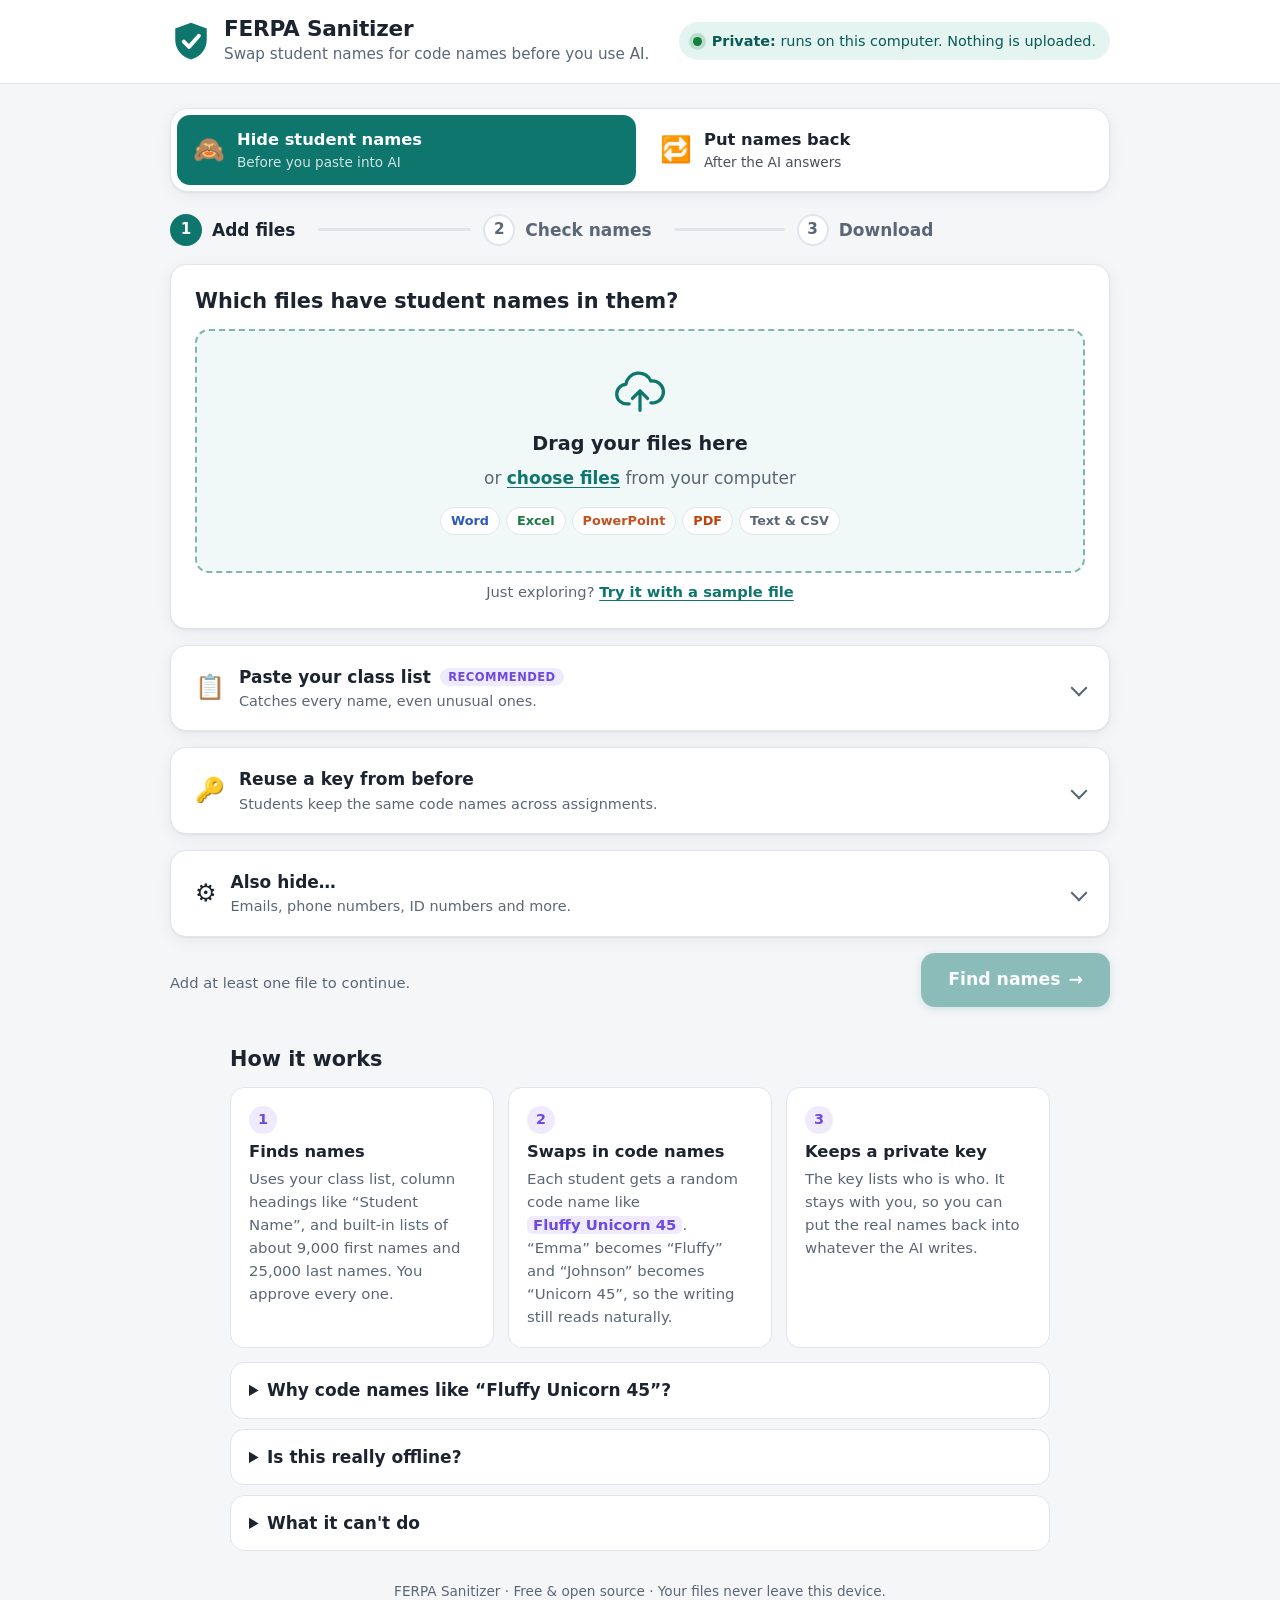
<file: index.html>
<!doctype html>
<html lang="en">
<head>
  <meta charset="utf-8">
  <meta name="viewport" content="width=device-width, initial-scale=1">
  <meta name="color-scheme" content="light dark">
  <meta name="description" content="Swap student names for fun code names before using AI. Works offline — your files never leave your computer.">
  <title>FERPA Sanitizer</title>
  <link rel="icon" href="data:image/svg+xml,%3Csvg xmlns='http://www.w3.org/2000/svg' viewBox='0 0 64 64'%3E%3Cpath d='M32 4 8 13v17c0 15 10 26 24 30 14-4 24-15 24-30V13Z' fill='%230f766e'/%3E%3Cpath d='M21 33l8 8 15-17' fill='none' stroke='white' stroke-width='6' stroke-linecap='round' stroke-linejoin='round'/%3E%3C/svg%3E">
  <link rel="stylesheet" href="css/styles.css">
</head>
<body>
  <a class="skip" href="#main">Skip to content</a>

  <header class="top">
    <div class="wrap top-inner">
      <div class="brand">
        <svg class="logo" viewBox="0 0 64 64" aria-hidden="true">
          <path d="M32 4 8 13v17c0 15 10 26 24 30 14-4 24-15 24-30V13Z" fill="var(--brand)"/>
          <path d="M21 33l8 8 15-17" fill="none" stroke="#fff" stroke-width="6" stroke-linecap="round" stroke-linejoin="round"/>
        </svg>
        <div>
          <h1>FERPA Sanitizer</h1>
          <p class="tagline">Swap student names for code names before you use AI.</p>
        </div>
      </div>
      <div class="privacy-pill" title="This page has no server. Your files are read and changed right here in your browser.">
        <span class="dot" aria-hidden="true"></span>
        <span><strong>Private:</strong> runs on this computer. Nothing is uploaded.</span>
      </div>
    </div>
  </header>

  <main id="main" class="wrap">
    <nav class="mode-switch" role="tablist" aria-label="What do you want to do?">
      <button role="tab" id="tab-hide" aria-controls="panel-hide" aria-selected="true">
        <span class="mode-ico" aria-hidden="true">🙈</span>
        <span><strong>Hide student names</strong><small>Before you paste into AI</small></span>
      </button>
      <button role="tab" id="tab-restore" aria-controls="panel-restore" aria-selected="false" tabindex="-1">
        <span class="mode-ico" aria-hidden="true">🔁</span>
        <span><strong>Put names back</strong><small>After the AI answers</small></span>
      </button>
    </nav>

    <!-- ============ HIDE NAMES ============ -->
    <section id="panel-hide" role="tabpanel" aria-labelledby="tab-hide">
      <ol class="stepper" aria-label="Progress">
        <li data-step="1" class="is-current"><span class="num">1</span><span class="lbl">Add files</span></li>
        <li data-step="2"><span class="num">2</span><span class="lbl">Check names</span></li>
        <li data-step="3"><span class="num">3</span><span class="lbl">Download</span></li>
      </ol>
      <div class="fs-stage" data-panel="hide">
        <div class="vn-cg" aria-hidden="true"></div>
        <div class="vn-box" role="status" aria-live="polite">
          <span class="vn-name" aria-hidden="true">FERPA-san</span>
          <span class="vn-sr sr-only"></span>
          <p class="vn-text" aria-hidden="true"></p>
          <span class="vn-cursor" aria-hidden="true">&#9660;</span>
        </div>
      </div>

      <!-- Step 1 -->
      <div class="step" id="step-1">
        <div class="card">
          <h2 class="card-title">Which files have student names in them?</h2>
          <label class="dropzone" id="dropzone" tabindex="0">
            <input type="file" id="file-input" multiple accept=".docx,.docm,.dotx,.xlsx,.xlsm,.pptx,.pptm,.txt,.md,.csv,.tsv,.doc,.xls,.ppt,.pdf,.odt,.ods,.odp,.rtf" hidden>
            <svg class="dz-ico" viewBox="0 0 48 48" aria-hidden="true"><path d="M14 34h-2a9 9 0 0 1-1-18 12 12 0 0 1 23-3 10 10 0 0 1 3 20h-3" fill="none" stroke="currentColor" stroke-width="3" stroke-linecap="round" stroke-linejoin="round"/><path d="M24 22v18m-7-11 7-7 7 7" fill="none" stroke="currentColor" stroke-width="3" stroke-linecap="round" stroke-linejoin="round"/></svg>
            <span class="dz-main">Drag your files here</span>
            <span class="dz-sub">or <span class="linkish">choose files</span> from your computer</span>
            <span class="type-chips" aria-label="Supported file types">
              <span class="chip chip-word">Word</span><span class="chip chip-excel">Excel</span><span class="chip chip-ppt">PowerPoint</span><span class="chip chip-pdf">PDF</span><span class="chip chip-text">Text &amp; CSV</span>
            </span>
          </label>
          <ul class="file-list" id="file-list" aria-live="polite"></ul>
          <p class="hint center" id="sample-hint">Just exploring? <button class="link-btn" id="try-sample" type="button">Try it with a sample file</button></p>
        </div>

        <details class="card fold" id="roster-fold">
          <summary>
            <span class="fold-ico" aria-hidden="true">📋</span>
            <span class="fold-text"><strong>Paste your class list</strong> <span class="badge badge-rec">Recommended</span><small>Catches every name, even unusual ones.</small></span>
          </summary>
          <div class="fold-body">
            <label for="roster" class="sr-only">Class list, one student per line</label>
            <textarea id="roster" rows="6" spellcheck="false" placeholder="One student per line, any of these work:&#10;Emma Johnson&#10;Johnson, Liam&#10;Sofia (Sofi) Martinez"></textarea>
            <p class="hint">Copy a column straight from your gradebook, Google Sheet, or student information system. Last names on their own work too. This list is <strong>not saved</strong> anywhere.</p>
          </div>
        </details>

        <details class="card fold" id="key-fold">
          <summary>
            <span class="fold-ico" aria-hidden="true">🔑</span>
            <span class="fold-text"><strong>Reuse a key from before</strong><small>Students keep the same code names across assignments.</small></span>
          </summary>
          <div class="fold-body">
            <div class="key-load">
              <label class="btn btn-secondary">
                <input type="file" id="key-input" accept=".csv,.txt" hidden>
                Choose key file…
              </label>
              <span id="key-status" class="hint" aria-live="polite">No key loaded — that's fine for first-timers.</span>
            </div>
          </div>
        </details>

        <details class="card fold" id="opts-fold">
          <summary>
            <span class="fold-ico" aria-hidden="true">⚙️</span>
            <span class="fold-text"><strong>Also hide…</strong><small>Emails, phone numbers, ID numbers and more.</small></span>
          </summary>
          <div class="fold-body opts">
            <label class="check"><input type="checkbox" id="opt-emails" checked> <span>Email addresses</span></label>
            <label class="check"><input type="checkbox" id="opt-phones" checked> <span>Phone numbers</span></label>
            <label class="check"><input type="checkbox" id="opt-ids" checked> <span>Student ID numbers <small>(6–10 digits)</small></span></label>
            <label class="check"><input type="checkbox" id="opt-author" checked> <span>Author name in the file's properties</span></label>
          </div>
        </details>

        <div class="actions">
          <span class="hint" id="step1-hint">Add at least one file to continue.</span>
          <button class="btn btn-primary btn-lg" id="btn-find" disabled>Find names <span aria-hidden="true">→</span></button>
        </div>
      </div>

      <!-- Step 2 -->
      <div class="step" id="step-2" hidden>
        <div class="card">
          <div class="review-head">
            <div>
              <h2 class="card-title" id="review-title">Check the names we found</h2>
              <p class="lead" id="review-summary"></p>
            </div>
            <div class="review-tools">
              <label class="search">
                <span class="sr-only">Filter names</span>
                <svg viewBox="0 0 24 24" aria-hidden="true"><circle cx="11" cy="11" r="7" fill="none" stroke="currentColor" stroke-width="2"/><path d="m20 20-4-4" stroke="currentColor" stroke-width="2" stroke-linecap="round"/></svg>
                <input type="search" id="filter" placeholder="Filter names">
              </label>
            </div>
          </div>

          <div class="legend" aria-hidden="true">
            <span><span class="tag tag-roster">Class list</span></span>
            <span><span class="tag tag-column">Name column</span></span>
            <span><span class="tag tag-text">Found in text</span></span>
            <span><span class="tag tag-check">Double-check</span></span>
          </div>

          <div id="groups"></div>

          <form class="add-name" id="add-name">
            <label for="add-name-input"><strong>Missed someone?</strong> Type a full name, a first name, or just a last name, and we'll hide it too.</label>
            <div class="add-row">
              <input id="add-name-input" type="text" placeholder="e.g. Xiomara Delgado" autocomplete="off">
              <button class="btn btn-secondary" type="submit">Add name</button>
            </div>
          </form>
        </div>
        <div class="actions">
          <button class="btn btn-ghost" id="btn-back-1"><span aria-hidden="true">←</span> Back</button>
          <button class="btn btn-primary btn-lg" id="btn-run">Hide these names <span aria-hidden="true">→</span></button>
        </div>
      </div>

      <!-- Step 3 -->
      <div class="step" id="step-3" hidden>
        <div class="card success">
          <div class="success-ico" aria-hidden="true"><svg viewBox="0 0 24 24"><path d="m5 12.5 4.5 4.5L19 7.5" fill="none" stroke="currentColor" stroke-width="3" stroke-linecap="round" stroke-linejoin="round"/></svg></div>
          <div>
            <h2 class="card-title" id="done-title">Your files are ready</h2>
            <p class="lead" id="done-summary"></p>
          </div>
        </div>

        <div class="grid-2">
          <div class="card">
            <h3 class="card-sub"><span aria-hidden="true">📄</span> Safe to share with AI</h3>
            <ul class="out-list" id="out-list"></ul>
            <button class="btn btn-secondary full" id="btn-zip" hidden>Download all as .zip</button>
            <p class="hint" id="zip-note" hidden>The key is <strong>not</strong> in the .zip, so you can't upload it by accident.</p>
          </div>

          <div class="card key-card">
            <h3 class="card-sub"><span aria-hidden="true">🔑</span> Your key — keep it private</h3>
            <p>The key is the only way to turn code names back into real names. <strong>Save it on your computer. Never upload it to an AI tool.</strong></p>
            <div class="btn-row">
              <button class="btn btn-key" id="btn-key">Download key</button>
              <button class="btn btn-ghost" id="btn-print-key">Print key</button>
            </div>
            <details class="key-preview">
              <summary>Show who is who</summary>
              <div class="table-wrap"><table id="key-table"><thead><tr><th>Real</th><th>Code name</th></tr></thead><tbody></tbody></table></div>
            </details>
          </div>
        </div>

        <div class="card warn-card" id="leftover-card" hidden>
          <h3 class="card-sub"><span aria-hidden="true">🔎</span> A second look found these. Are they names?</h3>
          <p class="hint">We re-checked the finished files. If any of these are people, go back and add them.</p>
          <div class="chips" id="leftovers"></div>
          <button class="btn btn-secondary" id="btn-fix-leftovers">Go back and hide these</button>
        </div>

        <div class="card checklist">
          <h3 class="card-sub">Before you upload, take 30 seconds:</h3>
          <ul>
            <li>Open the <em>-sanitized</em> file and skim it.</li>
            <li id="pics-tip">Look at any pictures or screenshots. Text inside images can't be changed here.</li>
            <li>Upload <strong>only</strong> the sanitized file — never the key.</li>
            <li>When the AI answers, come back and choose <button class="link-btn" id="go-restore">Put names back</button>.</li>
          </ul>
        </div>

        <div class="actions">
          <button class="btn btn-ghost" id="btn-back-2"><span aria-hidden="true">←</span> Change names</button>
          <button class="btn btn-secondary" id="btn-restart">Start over with new files</button>
        </div>
      </div>
    </section>

    <!-- ============ PUT NAMES BACK ============ -->
    <section id="panel-restore" role="tabpanel" aria-labelledby="tab-restore" hidden>
      <div class="fs-stage" data-panel="restore">
        <div class="vn-cg" aria-hidden="true"></div>
        <div class="vn-box" role="status" aria-live="polite">
          <span class="vn-name" aria-hidden="true">FERPA-san</span>
          <span class="vn-sr sr-only"></span>
          <p class="vn-text" aria-hidden="true"></p>
          <span class="vn-cursor" aria-hidden="true">&#9660;</span>
        </div>
      </div>
      <div class="grid-2 restore-grid">
        <div class="card">
          <h2 class="card-title"><span class="num-badge">1</span> Your key</h2>
          <div id="r-key-session" class="key-session" hidden>
            <span class="ok-ico" aria-hidden="true">✓</span>
            <span id="r-key-session-text">Using the key you just made.</span>
          </div>
          <label class="dropzone dz-small" id="r-key-drop" tabindex="0">
            <input type="file" id="r-key-input" accept=".csv,.txt" hidden>
            <span class="dz-main">Drop your key file here</span>
            <span class="dz-sub">or <span class="linkish">choose it</span> (it ends in <code>-KEY.csv</code>)</span>
          </label>
          <p class="hint" id="r-key-status" aria-live="polite"></p>
        </div>

        <div class="card">
          <h2 class="card-title"><span class="num-badge">2</span> What the AI gave you</h2>
          <div class="seg" role="tablist" aria-label="Input type">
            <button role="tab" aria-selected="true" id="r-seg-text">Paste text</button>
            <button role="tab" aria-selected="false" id="r-seg-file">Use a file</button>
          </div>
          <div id="r-text-wrap">
            <label for="r-input" class="sr-only">AI response</label>
            <textarea id="r-input" rows="8" placeholder="Paste the AI's answer here. Example: &quot;Fluffy Unicorn 45 did a great job organizing ideas…&quot;"></textarea>
          </div>
          <div id="r-file-wrap" hidden>
            <label class="dropzone dz-small" id="r-file-drop" tabindex="0">
              <input type="file" id="r-file-input" multiple accept=".docx,.docm,.dotx,.xlsx,.xlsm,.pptx,.pptm,.pdf,.txt,.md,.csv,.tsv" hidden>
              <span class="dz-main">Drop the AI's file here</span>
              <span class="dz-sub">Word, Excel, PowerPoint, PDF, text or CSV</span>
            </label>
            <ul class="out-list" id="r-file-list"></ul>
          </div>
        </div>
      </div>

      <div class="card" id="r-output-card" hidden>
        <div class="review-head">
          <h2 class="card-title">With real names <span class="count-pill" id="r-count"></span></h2>
          <div class="btn-row">
            <button class="btn btn-primary" id="r-copy">Copy text</button>
            <button class="btn btn-ghost" id="r-download">Download .txt</button>
          </div>
        </div>
        <div class="restored" id="r-output" tabindex="0" aria-live="polite"></div>
      </div>
    </section>

    <section class="explain wrap-narrow" aria-labelledby="how-title">
      <h2 id="how-title">How it works</h2>
      <div class="how-grid">
        <div class="how"><span class="how-num">1</span><h3>Finds names</h3><p>Uses your class list, column headings like “Student Name”, and built-in lists of about 9,000 first names and 25,000 last names. You approve every one.</p></div>
        <div class="how"><span class="how-num">2</span><h3>Swaps in code names</h3><p>Each student gets a random code name like <span class="code-eg">Fluffy Unicorn 45</span>. “Emma” becomes “Fluffy” and “Johnson” becomes “Unicorn 45”, so the writing still reads naturally.</p></div>
        <div class="how"><span class="how-num">3</span><h3>Keeps a private key</h3><p>The key lists who is who. It stays with you, so you can put the real names back into whatever the AI writes.</p></div>
      </div>
      <details class="faq">
        <summary>Why code names like “Fluffy Unicorn 45”?</summary>
        <ul>
          <li><strong>Random, not reversible.</strong> Code names are picked at random. They don't use initials, so they reveal nothing about the student.</li>
          <li><strong>Consistent.</strong> The same student gets the same code name in every file you process together, or later if you reuse the key. Siblings share the animal part, just like a real family name.</li>
          <li><strong>Easy to put back.</strong> Silly words like “Fluffy” almost never appear in schoolwork, so swapping real names back in is accurate.</li>
          <li><strong>Number = unique.</strong> The number keeps two students apart even if their code names look alike.</li>
        </ul>
      </details>
      <details class="faq">
        <summary>Is this really offline?</summary>
        <p>Yes. This page has no server and makes no network requests. You can turn off Wi-Fi and it still works. Download the single-file version, save it to your desktop, and double-click it any time.</p>
      </details>
      <details class="faq">
        <summary>What it can't do</summary>
        <ul>
          <li>Read text inside pictures, screenshots, or scanned PDFs. It tells you when a file has pictures so you can check them.</li>
          <li>Keep a PDF's layout. PDFs come out as a clean text file, which is what AI tools read best anyway.</li>
          <li>Open old <code>.doc</code>/<code>.xls</code>/<code>.ppt</code> files. Save them as .docx/.xlsx/.pptx first (it takes 10 seconds and the tool tells you how).</li>
          <li>Promise perfection. Always skim the result before you share it. This tool helps you follow FERPA, but it isn't legal advice.</li>
        </ul>
      </details>
    </section>
  </main>

  <footer class="foot wrap">FERPA Sanitizer · Free &amp; open source · Your files never leave this device.</footer>

  <div class="toast" id="toast" role="status" aria-live="polite"></div>
  <div class="busy" id="busy" hidden><div class="busy-box"><span class="spinner" aria-hidden="true"></span><span id="busy-text">Working…</span></div></div>

  <script src="vendor/pdfjs/pdf.min.js"></script>
  <script src="vendor/pdfjs/pdf.worker.min.js"></script>
  <script src="js/zip.js"></script>
  <script src="js/names-big.js"></script>
  <script src="js/names-data.js"></script>
  <script src="js/engine.js"></script>
  <script src="js/office.js"></script>
  <script src="js/mascot.js"></script>
  <script src="js/app.js"></script>
</body>
</html>
</file>
<file: css/styles.css>
/* FERPA Sanitizer — calm, friendly, readable. No external fonts (works offline). */

:root {
  --bg: #f5f6f8;
  --surface: #ffffff;
  --surface-2: #f0f2f5;
  --text: #1c2430;
  --muted: #5b6676;
  --line: #e1e5eb;
  --brand: #0f766e;
  --brand-ink: #0b5a54;
  --brand-soft: #e3f4f1;
  --accent: #6d4ae0;
  --accent-soft: #efeafd;
  --key: #b45309;
  --key-soft: #fff6e6;
  --key-line: #f3cf8f;
  --danger: #c2410c;
  --danger-soft: #fdeee6;
  --ok: #15803d;
  --mark: #fff1a8;
  --word: #2b5bb8;
  --excel: #1d7a45;
  --ppt: #c4511f;
  --shadow: 0 1px 2px rgba(16, 24, 40, .05), 0 4px 16px rgba(16, 24, 40, .06);
  --radius: 16px;
  --font: system-ui, -apple-system, "Segoe UI", Roboto, "Helvetica Neue", Arial, sans-serif;
  color-scheme: light;
}

@media (prefers-color-scheme: dark) {
  :root {
    --bg: #11151b;
    --surface: #1a2028;
    --surface-2: #222a34;
    --text: #e8edf3;
    --muted: #9aa6b5;
    --line: #2d3642;
    --brand: #2bb3a6;
    --brand-ink: #7fe0d6;
    --brand-soft: #143430;
    --accent: #a48cff;
    --accent-soft: #2a2443;
    --key: #f4b35e;
    --key-soft: #2c2214;
    --key-line: #6b4c1f;
    --danger: #ff9466;
    --danger-soft: #3a2118;
    --ok: #4ade80;
    --mark: #5d4f0e;
    --word: #7aa5ff;
    --excel: #5fd18f;
    --ppt: #ff9a6b;
    --shadow: 0 1px 2px rgba(0, 0, 0, .3), 0 4px 16px rgba(0, 0, 0, .25);
    color-scheme: dark;
  }
}

* { box-sizing: border-box; }
html { -webkit-text-size-adjust: 100%; }
body {
  margin: 0;
  background: var(--bg);
  color: var(--text);
  font: 17px/1.55 var(--font);
  -webkit-font-smoothing: antialiased;
}
h1, h2, h3 { line-height: 1.25; margin: 0; }
p { margin: 0 0 .75em; }
code { font-size: .9em; background: var(--surface-2); padding: .1em .35em; border-radius: 6px; }
button, input, textarea { font: inherit; color: inherit; }
[hidden] { display: none !important; }
:focus-visible { outline: 3px solid var(--accent); outline-offset: 2px; border-radius: 8px; }

.sr-only { position: absolute; width: 1px; height: 1px; overflow: hidden; clip: rect(0 0 0 0); white-space: nowrap; }
.skip { position: absolute; left: -999px; top: 8px; background: var(--surface); padding: 8px 14px; border-radius: 8px; z-index: 50; }
.skip:focus { left: 8px; }

.wrap { max-width: 980px; margin: 0 auto; padding: 0 20px; }
.wrap-narrow { max-width: 820px; }

/* ---------- header ---------- */
.top { background: var(--surface); border-bottom: 1px solid var(--line); }
.top-inner { display: flex; align-items: center; justify-content: space-between; gap: 16px; padding-top: 16px; padding-bottom: 16px; flex-wrap: wrap; }
.brand { display: flex; align-items: center; gap: 12px; }
.logo { width: 42px; height: 42px; flex: none; }
.brand h1 { font-size: 1.35rem; letter-spacing: -.01em; }
.tagline { margin: 0; color: var(--muted); font-size: .95rem; }
.privacy-pill { display: inline-flex; align-items: center; gap: 10px; padding: 8px 14px; border-radius: 999px; background: var(--brand-soft); color: var(--brand-ink); font-size: .9rem; }
.privacy-pill .dot { width: 9px; height: 9px; border-radius: 50%; background: var(--ok); box-shadow: 0 0 0 4px color-mix(in srgb, var(--ok) 20%, transparent); flex: none; }

/* ---------- mode switch ---------- */
.mode-switch { display: grid; grid-template-columns: 1fr 1fr; gap: 8px; margin: 24px 0 8px; padding: 6px; background: var(--surface); border: 1px solid var(--line); border-radius: 18px; box-shadow: var(--shadow); }
.mode-switch button { display: flex; align-items: center; gap: 12px; padding: 12px 16px; border: 0; border-radius: 13px; background: transparent; cursor: pointer; text-align: left; transition: background .15s; }
.mode-switch button:hover { background: var(--surface-2); }
.mode-switch button[aria-selected="true"] { background: var(--brand); color: #fff; }
.mode-switch strong { display: block; font-size: 1.02rem; }
.mode-switch small { display: block; opacity: .8; font-size: .85rem; }
.mode-ico { font-size: 1.6rem; line-height: 1; }

/* ---------- stepper ---------- */
.stepper { list-style: none; display: flex; gap: 0; padding: 0; margin: 22px 0 18px; counter-reset: s; }
.stepper li { flex: 1; display: flex; align-items: center; gap: 10px; color: var(--muted); font-weight: 600; position: relative; }
.stepper li:not(:last-child)::after { content: ""; flex: 1; height: 3px; border-radius: 3px; background: var(--line); margin: 0 12px; }
.stepper .num { width: 32px; height: 32px; border-radius: 50%; display: grid; place-items: center; background: var(--surface); border: 2px solid var(--line); font-size: .95rem; flex: none; }
.stepper li.is-current { color: var(--text); }
.stepper li.is-current .num { border-color: var(--brand); background: var(--brand); color: #fff; }
.stepper li.is-done .num { border-color: var(--brand); color: var(--brand); background: var(--brand-soft); }
.stepper li.is-done::after { background: var(--brand); }

/* ---------- cards ---------- */
.card { background: var(--surface); border: 1px solid var(--line); border-radius: var(--radius); box-shadow: var(--shadow); padding: 24px; margin-bottom: 16px; }
.card-title { font-size: 1.3rem; margin-bottom: 14px; display: flex; align-items: center; gap: 10px; }
.card-sub { font-size: 1.1rem; margin-bottom: 10px; display: flex; align-items: center; gap: 8px; }
.lead { color: var(--muted); font-size: 1.05rem; margin: 0; }
.hint { color: var(--muted); font-size: .92rem; margin: 8px 0 0; }
.center { text-align: center; }
.grid-2 { display: grid; grid-template-columns: 1fr 1fr; gap: 16px; }
.grid-2 > .card { margin-bottom: 0; }
.grid-2 + .card, .grid-2 + .actions { margin-top: 16px; }

/* ---------- dropzone ---------- */
.dropzone { display: flex; flex-direction: column; align-items: center; justify-content: center; gap: 6px; padding: 36px 20px; border: 2.5px dashed color-mix(in srgb, var(--brand) 45%, var(--line)); border-radius: 14px; background: color-mix(in srgb, var(--brand-soft) 55%, var(--surface)); cursor: pointer; text-align: center; transition: background .15s, border-color .15s, transform .15s; }
.dropzone:hover, .dropzone.is-over { background: var(--brand-soft); border-color: var(--brand); }
.dropzone.is-over { transform: scale(1.01); }
.dz-ico { width: 52px; height: 52px; color: var(--brand); margin-bottom: 4px; }
.dz-main { font-size: 1.2rem; font-weight: 700; }
.dz-sub { color: var(--muted); }
.linkish { color: var(--brand); font-weight: 600; text-decoration: underline; text-underline-offset: 3px; }
.dz-small { padding: 22px 16px; }
.type-chips { display: flex; gap: 6px; flex-wrap: wrap; justify-content: center; margin-top: 10px; }
.chip { font-size: .8rem; font-weight: 600; padding: 3px 10px; border-radius: 999px; background: var(--surface); border: 1px solid var(--line); }
.chip-pdf { color: var(--danger); } .chip-word { color: var(--word); } .chip-excel { color: var(--excel); } .chip-ppt { color: var(--ppt); } .chip-text { color: var(--muted); }

/* ---------- file list ---------- */
.file-list, .out-list { list-style: none; padding: 0; margin: 14px 0 0; display: grid; gap: 8px; }
.file-list:empty { margin: 0; }
.file { display: flex; align-items: center; gap: 12px; padding: 10px 12px; border: 1px solid var(--line); border-radius: 12px; background: var(--surface); }
.file.is-error { border-color: color-mix(in srgb, var(--danger) 40%, var(--line)); background: var(--danger-soft); }
.ficon { width: 36px; height: 42px; border-radius: 6px; display: grid; place-items: center; color: #fff; font-weight: 800; font-size: .95rem; flex: none; position: relative; }
.ficon::after { content: ""; position: absolute; right: 0; top: 0; border-style: solid; border-width: 0 10px 10px 0; border-color: transparent var(--surface) transparent transparent; }
.ficon.word { background: var(--word); } .ficon.excel { background: var(--excel); } .ficon.ppt { background: var(--ppt); } .ficon.text { background: var(--muted); } .ficon.pdf { background: #c0392b; } .ficon.bad { background: var(--danger); }
.fmeta { flex: 1; min-width: 0; }
.fname { font-weight: 600; overflow: hidden; text-overflow: ellipsis; white-space: nowrap; }
.fsub { color: var(--muted); font-size: .88rem; }
.file.is-error .fsub { color: var(--danger); }
.icon-btn { width: 36px; height: 36px; border: 0; border-radius: 10px; background: transparent; cursor: pointer; display: grid; place-items: center; color: var(--muted); flex: none; font-size: 1.1rem; }
.icon-btn:hover { background: var(--surface-2); color: var(--text); }

/* ---------- folds ---------- */
.fold { padding: 0; }
.fold > summary { list-style: none; display: flex; align-items: center; gap: 14px; padding: 18px 24px; cursor: pointer; border-radius: var(--radius); }
.fold > summary::-webkit-details-marker { display: none; }
.fold > summary::after { content: ""; width: 10px; height: 10px; border-right: 2.5px solid var(--muted); border-bottom: 2.5px solid var(--muted); transform: rotate(45deg); margin-left: auto; transition: transform .2s; flex: none; }
.fold[open] > summary::after { transform: rotate(-135deg); }
.fold > summary:hover { background: var(--surface-2); }
.fold-ico { font-size: 1.5rem; }
.fold-text small { display: block; color: var(--muted); font-size: .9rem; }
.fold-body { padding: 0 24px 22px; }
.badge { font-size: .72rem; font-weight: 700; text-transform: uppercase; letter-spacing: .04em; padding: 2px 8px; border-radius: 999px; vertical-align: 2px; margin-left: 4px; }
.badge-rec { background: var(--accent-soft); color: var(--accent); }
textarea, input[type="text"], input[type="search"] { width: 100%; border: 1.5px solid var(--line); border-radius: 12px; padding: 12px 14px; background: var(--surface); transition: border-color .15s; }
textarea { resize: vertical; min-height: 120px; }
textarea:focus, input[type="text"]:focus, input[type="search"]:focus { outline: none; border-color: var(--accent); box-shadow: 0 0 0 3px var(--accent-soft); }
.key-load { display: flex; align-items: center; gap: 14px; flex-wrap: wrap; }
.opts { display: grid; gap: 10px; }
.check { display: flex; align-items: center; gap: 10px; cursor: pointer; }
.check input { width: 20px; height: 20px; accent-color: var(--brand); }
.check small { color: var(--muted); }

/* ---------- buttons ---------- */
.btn { display: inline-flex; align-items: center; justify-content: center; gap: 8px; min-height: 44px; padding: 10px 18px; border-radius: 12px; border: 1.5px solid transparent; font-weight: 650; cursor: pointer; text-decoration: none; transition: background .15s, transform .05s, box-shadow .15s; white-space: nowrap; }
.btn:active { transform: translateY(1px); }
.btn:disabled { opacity: .45; cursor: not-allowed; }
.btn-lg { min-height: 54px; padding: 12px 26px; font-size: 1.08rem; border-radius: 14px; }
.btn-primary { background: var(--brand); color: #fff; box-shadow: 0 2px 8px color-mix(in srgb, var(--brand) 35%, transparent); }
.btn-primary:hover:not(:disabled) { background: var(--brand-ink); }
@media (prefers-color-scheme: dark) { .btn-primary { color: #06201d; } .btn-primary:hover:not(:disabled) { background: var(--brand-ink); } .mode-switch button[aria-selected="true"] { color: #06201d; } .stepper li.is-current .num { color: #06201d; } }
.btn-secondary { background: var(--surface); border-color: var(--line); color: var(--text); }
.btn-secondary:hover { background: var(--surface-2); }
.btn-ghost { background: transparent; color: var(--muted); }
.btn-ghost:hover { background: var(--surface-2); color: var(--text); }
.btn-key { background: var(--key); color: #fff; }
@media (prefers-color-scheme: dark) { .btn-key { color: #2a1a05; } }
.btn-key:hover { filter: brightness(1.08); }
.btn.full { width: 100%; margin-top: 12px; }
.btn-row { display: flex; gap: 8px; flex-wrap: wrap; }
.link-btn { background: none; border: 0; padding: 0; color: var(--brand); font-weight: 600; text-decoration: underline; text-underline-offset: 3px; cursor: pointer; }
.actions { display: flex; align-items: center; justify-content: space-between; gap: 12px; margin: 8px 0 24px; flex-wrap: wrap; }
.actions .btn-primary { margin-left: auto; }

/* ---------- review ---------- */
.review-head { display: flex; justify-content: space-between; align-items: flex-start; gap: 16px; flex-wrap: wrap; margin-bottom: 8px; }
.review-head .card-title { margin-bottom: 4px; }
.search { position: relative; display: block; width: 220px; }
.search svg { position: absolute; left: 12px; top: 50%; width: 18px; height: 18px; transform: translateY(-50%); color: var(--muted); }
.search input { padding-left: 38px; }
.legend { display: flex; gap: 8px; flex-wrap: wrap; margin: 14px 0 6px; font-size: .8rem; color: var(--muted); }
.group { margin-top: 18px; }
.group-head { display: flex; align-items: center; justify-content: space-between; gap: 10px; padding: 0 2px 8px; border-bottom: 1px solid var(--line); margin-bottom: 6px; }
.group-head h3 { font-size: 1rem; display: flex; align-items: center; gap: 8px; }
.group-head .g-count { color: var(--muted); font-weight: 500; font-size: .9rem; }
.group-desc { color: var(--muted); font-size: .9rem; margin: 6px 2px 8px; }
.group.maybe .group-head h3 { color: var(--key); }
.rows { display: grid; gap: 2px; }
.row { display: grid; grid-template-columns: auto minmax(0, 1fr) auto; gap: 14px; align-items: center; padding: 10px 10px; border-radius: 12px; transition: background .12s, opacity .12s; }
.row:hover { background: var(--surface-2); }
.row input[type="checkbox"] { width: 22px; height: 22px; accent-color: var(--brand); cursor: pointer; }
.row.is-off .real { text-decoration: line-through; text-decoration-color: var(--muted); color: var(--muted); }
.row.is-off .alias { opacity: .5; }
.real-line { display: flex; align-items: center; gap: 8px; flex-wrap: wrap; }
.real { font-weight: 700; font-size: 1.02rem; }
.mentions { color: var(--muted); font-size: .85rem; }
.ctx { color: var(--muted); font-size: .88rem; margin-top: 2px; overflow: hidden; text-overflow: ellipsis; white-space: nowrap; }
.ctx mark { background: var(--mark); color: inherit; border-radius: 4px; padding: 0 2px; font-weight: 600; }
.alias-wrap { display: flex; align-items: center; gap: 6px; }
.arrow { color: var(--muted); }
.alias { display: inline-flex; align-items: center; padding: 5px 12px; border-radius: 999px; background: var(--accent-soft); color: var(--accent); font-weight: 650; font-size: .95rem; white-space: nowrap; }
.row.is-off .alias-text::after { content: " (kept)"; font-weight: 500; }
.tag { font-size: .72rem; font-weight: 650; padding: 2px 8px; border-radius: 999px; white-space: nowrap; }
.tag-roster { background: var(--brand-soft); color: var(--brand-ink); }
.tag-key { background: var(--key-soft); color: var(--key); }
.tag-column { background: color-mix(in srgb, var(--excel) 14%, var(--surface)); color: var(--excel); }
.tag-text { background: var(--surface-2); color: var(--muted); }
.tag-manual { background: var(--accent-soft); color: var(--accent); }
.tag-check { background: var(--key-soft); color: var(--key); }
.empty { text-align: center; color: var(--muted); padding: 22px; border: 1.5px dashed var(--line); border-radius: 12px; }
.add-name { margin-top: 22px; padding-top: 18px; border-top: 1px solid var(--line); }
.add-name label { display: block; margin-bottom: 8px; }
.add-row { display: flex; gap: 8px; }
.add-row input { flex: 1; }

/* ---------- results ---------- */
.success { display: flex; align-items: center; gap: 18px; background: linear-gradient(135deg, var(--brand-soft), var(--surface) 70%); }
.success-ico { width: 56px; height: 56px; border-radius: 50%; background: var(--brand); color: #fff; display: grid; place-items: center; flex: none; animation: pop .35s ease-out; }
.success-ico svg { width: 30px; height: 30px; }
.success .card-title { margin-bottom: 2px; }
@keyframes pop { from { transform: scale(.6); opacity: 0; } to { transform: scale(1); opacity: 1; } }
.out-list .file { gap: 10px; }
.out-list .btn { min-height: 38px; padding: 6px 14px; }
.pic-note { font-size: .82rem; color: var(--key); }
.key-card { border-color: var(--key-line); background: linear-gradient(180deg, var(--key-soft), var(--surface) 85%); }
.key-card .card-sub { color: var(--key); }
.key-preview { margin-top: 14px; }
.key-preview summary { cursor: pointer; color: var(--muted); font-weight: 600; }
.table-wrap { max-height: 260px; overflow: auto; margin-top: 8px; border: 1px solid var(--line); border-radius: 10px; }
table { width: 100%; border-collapse: collapse; font-size: .92rem; }
th, td { text-align: left; padding: 7px 12px; border-bottom: 1px solid var(--line); }
th { position: sticky; top: 0; background: var(--surface-2); font-size: .8rem; text-transform: uppercase; letter-spacing: .04em; color: var(--muted); }
.warn-card { border-color: var(--key-line); }
.chips { display: flex; flex-wrap: wrap; gap: 8px; margin: 12px 0 14px; }
.chips .alias { background: var(--key-soft); color: var(--key); }
.checklist ul { margin: 0; padding-left: 0; list-style: none; display: grid; gap: 8px; }
.checklist li { position: relative; padding-left: 32px; }
.checklist li::before { content: ""; position: absolute; left: 0; top: 2px; width: 20px; height: 20px; border: 2px solid var(--brand); border-radius: 6px; }

/* ---------- restore ---------- */
.num-badge { width: 30px; height: 30px; border-radius: 50%; background: var(--brand); color: #fff; display: inline-grid; place-items: center; font-size: .95rem; flex: none; }
@media (prefers-color-scheme: dark) { .num-badge, .success-ico { color: #06201d; } }
.key-session { display: flex; align-items: center; gap: 10px; padding: 12px 14px; border-radius: 12px; background: var(--brand-soft); color: var(--brand-ink); margin-bottom: 12px; font-weight: 600; }
.ok-ico { width: 26px; height: 26px; border-radius: 50%; background: var(--brand); color: #fff; display: grid; place-items: center; flex: none; }
.seg { display: inline-flex; padding: 4px; background: var(--surface-2); border-radius: 12px; margin-bottom: 12px; }
.seg button { border: 0; background: transparent; padding: 7px 14px; border-radius: 9px; cursor: pointer; font-weight: 600; color: var(--muted); }
.seg button[aria-selected="true"] { background: var(--surface); color: var(--text); box-shadow: var(--shadow); }
.restored { white-space: pre-wrap; background: var(--surface-2); border-radius: 12px; padding: 16px 18px; max-height: 460px; overflow: auto; line-height: 1.65; }
.restored mark { background: var(--brand-soft); color: var(--brand-ink); border-radius: 4px; padding: 0 3px; font-weight: 650; }
.count-pill { font-size: .8rem; font-weight: 650; background: var(--brand-soft); color: var(--brand-ink); padding: 3px 10px; border-radius: 999px; }

/* ---------- explainer ---------- */
.explain { margin: 40px auto 20px; padding: 0; }
.explain h2 { font-size: 1.3rem; margin-bottom: 14px; }
.how-grid { display: grid; grid-template-columns: repeat(3, 1fr); gap: 14px; margin-bottom: 14px; }
.how { background: var(--surface); border: 1px solid var(--line); border-radius: 14px; padding: 18px; }
.how h3 { font-size: 1.02rem; margin: 8px 0 6px; }
.how p { color: var(--muted); font-size: .93rem; margin: 0; }
.how-num { width: 28px; height: 28px; border-radius: 50%; background: var(--accent-soft); color: var(--accent); display: grid; place-items: center; font-weight: 800; font-size: .9rem; }
.code-eg { background: var(--accent-soft); color: var(--accent); border-radius: 6px; padding: 0 6px; font-weight: 650; white-space: nowrap; }
.faq { background: var(--surface); border: 1px solid var(--line); border-radius: 14px; padding: 14px 18px; margin-bottom: 10px; }
.faq summary { cursor: pointer; font-weight: 650; }
.faq ul { margin: 10px 0 0; padding-left: 20px; display: grid; gap: 6px; color: var(--muted); }
.faq p { color: var(--muted); margin: 10px 0 0; }
.faq strong { color: var(--text); }
.foot { color: var(--muted); font-size: .85rem; text-align: center; padding-top: 10px; padding-bottom: 40px; }

/* ---------- toast & busy ---------- */
.toast { position: fixed; left: 50%; bottom: 24px; transform: translate(-50%, 140%); background: var(--text); color: var(--bg); padding: 12px 20px; border-radius: 12px; font-weight: 600; box-shadow: 0 8px 30px rgba(0,0,0,.2); transition: transform .25s ease, opacity .25s; opacity: 0; z-index: 40; max-width: calc(100% - 32px); pointer-events: none; }
.toast.show { transform: translate(-50%, 0); opacity: 1; }
.busy { position: fixed; inset: 0; background: color-mix(in srgb, var(--bg) 70%, transparent); backdrop-filter: blur(2px); display: grid; place-items: center; z-index: 30; }
.busy-box { display: flex; align-items: center; gap: 14px; background: var(--surface); padding: 18px 24px; border-radius: 14px; box-shadow: var(--shadow); font-weight: 600; }
.spinner { width: 22px; height: 22px; border: 3px solid var(--line); border-top-color: var(--brand); border-radius: 50%; animation: spin .8s linear infinite; }
@keyframes spin { to { transform: rotate(360deg); } }

/* ---------- small screens ---------- */
@media (max-width: 760px) {
  body { font-size: 16px; }
  .wrap { padding: 0 16px; }
  .grid-2, .how-grid { grid-template-columns: 1fr; }
  .mode-switch small { display: none; }
  .mode-switch button { padding: 10px 12px; gap: 8px; }
  .mode-ico { font-size: 1.3rem; }
  .stepper .lbl { display: none; }
  .stepper li.is-current .lbl { display: inline; }
  .card { padding: 18px; }
  .fold > summary { padding: 16px 18px; }
  .fold-body { padding: 0 18px 18px; }
  .search { width: 100%; }
  .row { grid-template-columns: auto minmax(0, 1fr); }
  .row .alias-wrap { grid-column: 2; }
  .actions .btn-lg { width: 100%; }
  .add-row { flex-direction: column; }
}

@media (prefers-reduced-motion: reduce) {
  *, *::before, *::after { animation: none !important; transition: none !important; }
}

@media print {
  .top, .mode-switch, .stepper, .actions, .explain, .foot { display: none; }
}

.ficon.pdf { font-size: .66rem; }

/* =====================================================================
   FERPA-san Edition — PC-98 visual novel look
   ===================================================================== */

.fs-stage { display: none; }

@font-face {
  font-family: 'DotGothic16';
  src: url('../vendor/fonts/DotGothic16-latin.woff2') format('woff2');
  font-display: swap;
}

[data-edition="ferpasan"] {
  --bg: #07061a;
  --surface: #10104a;
  --surface-2: #1d1d6b;
  --text: #f4f1ff;
  --muted: #a9a6dc;
  --line: #5a58b0;
  --brand: #2bd1c0;
  --brand-ink: #8ff0e2;
  --brand-soft: #0c3a52;
  --accent: #ff6fa8;
  --accent-soft: #3a1648;
  --key: #ffd34d;
  --key-soft: #2c2410;
  --key-line: #ffd34d;
  --danger: #ff6f6f;
  --danger-soft: #3a1020;
  --ok: #8ff0e2;
  --mark: #6d4ae0;
  --word: #6f9bff;
  --excel: #5fd18f;
  --ppt: #ff9a6b;
  --shadow: none;
  --radius: 0;
  --font: 'DotGothic16', 'MS Gothic', 'Osaka-Mono', ui-monospace, monospace;
  --frame: 0 0 0 2px #000, 0 0 0 4px #c8c6f0, 0 0 0 6px #000, 6px 6px 0 6px rgba(0, 0, 0, .55);
  color-scheme: dark;
}
[data-edition="ferpasan"] body {
  /* 2x2 checker dither, like a PC-98 desktop */
  background: #07061a conic-gradient(#120f33 25%, #07061a 0 50%, #120f33 0 75%, #07061a 0) 0 0 / 4px 4px;
  font-size: 16px;
  letter-spacing: .02em;
  -webkit-font-smoothing: none;
  font-smooth: never;
}
[data-edition="ferpasan"] body::after {
  /* faint CRT scanlines */
  content: ""; position: fixed; inset: 0; pointer-events: none; z-index: 60;
  background: repeating-linear-gradient(to bottom, transparent 0 2px, rgba(0, 0, 0, .16) 2px 3px);
}
[data-edition="ferpasan"] h1, [data-edition="ferpasan"] h2, [data-edition="ferpasan"] h3,
[data-edition="ferpasan"] strong, [data-edition="ferpasan"] .btn, [data-edition="ferpasan"] .real { font-weight: 400; }
[data-edition="ferpasan"] strong { color: var(--key); }
[data-edition="ferpasan"] *, [data-edition="ferpasan"] *::before, [data-edition="ferpasan"] *::after { border-radius: 0 !important; }
[data-edition="ferpasan"] :focus-visible { outline: 2px dashed var(--key); outline-offset: 4px; }

/* header */
[data-edition="ferpasan"] .top { background: #000; border-bottom: 4px double #c8c6f0; }
[data-edition="ferpasan"] .brand h1 { font-size: 1.9rem; color: #fff; text-shadow: 3px 3px 0 #ff6fa8, 6px 6px 0 #3a2a6e; letter-spacing: .06em; }
[data-edition="ferpasan"] .fs-edition { display: block; font-size: .78rem; color: var(--brand); text-shadow: none; letter-spacing: .12em; margin-top: 4px; }
[data-edition="ferpasan"] .tagline { color: var(--muted); }
[data-edition="ferpasan"] .fs-avatar { width: 64px; height: 64px; overflow: hidden; box-shadow: 0 0 0 2px #000, 0 0 0 4px #c8c6f0; background: #1a1033; }
[data-edition="ferpasan"] .fs-avatar img { width: 150px; margin: -44px 0 0 -43px; image-rendering: pixelated; display: block; }
[data-edition="ferpasan"] .privacy-pill { background: #000; border: 2px solid var(--brand); color: var(--brand); }
[data-edition="ferpasan"] .privacy-pill .dot { background: var(--brand); box-shadow: none; animation: fs-blink 1s steps(1) infinite; }

/* windows */
[data-edition="ferpasan"] .card, [data-edition="ferpasan"] .how, [data-edition="ferpasan"] .faq {
  background: var(--surface);
  border: 0;
  box-shadow: var(--frame);
  margin-bottom: 26px;
}
[data-edition="ferpasan"] .grid-2 { gap: 26px; }
[data-edition="ferpasan"] .card-title, [data-edition="ferpasan"] .card-sub { color: #fff; }
[data-edition="ferpasan"] .card-title::before { content: "\25C6"; color: var(--accent); font-size: .8em; }
[data-edition="ferpasan"] .key-card { background: #2a1d08; }
[data-edition="ferpasan"] .key-card .card-sub { color: var(--key); }
[data-edition="ferpasan"] .success { background: #0c3a52; }
[data-edition="ferpasan"] .success-ico { background: var(--brand); color: #000; }

/* menu-style mode switch */
[data-edition="ferpasan"] .mode-switch { background: #000; border: 0; box-shadow: var(--frame); padding: 8px; }
[data-edition="ferpasan"] .mode-switch button { color: var(--muted); }
[data-edition="ferpasan"] .mode-switch button[aria-selected="true"] { background: var(--surface-2); color: #fff; }
[data-edition="ferpasan"] .mode-switch button[aria-selected="true"] strong::before { content: "\25B6 "; color: var(--accent); animation: fs-blink 1s steps(1) infinite; }

/* stepper */
[data-edition="ferpasan"] .stepper .num { background: #000; border: 2px solid var(--line); }
[data-edition="ferpasan"] .stepper li.is-current .num { background: var(--accent); border-color: #fff; color: #000; }
[data-edition="ferpasan"] .stepper li.is-done .num { background: var(--brand-soft); border-color: var(--brand); color: var(--brand); }
[data-edition="ferpasan"] .stepper li:not(:last-child)::after { height: 0; border-top: 3px dotted var(--line); background: none; }
[data-edition="ferpasan"] .stepper li.is-done::after { border-top-color: var(--brand); }

/* beveled buttons */
[data-edition="ferpasan"] .btn {
  background: #2a2a8a; color: #fff; border: 0;
  box-shadow: inset 2px 2px 0 #8a8ae0, inset -2px -2px 0 #000, 0 0 0 2px #000;
}
[data-edition="ferpasan"] .btn:hover:not(:disabled) { background: #3a3aae; filter: none; }
[data-edition="ferpasan"] .btn:active:not(:disabled) { box-shadow: inset -2px -2px 0 #8a8ae0, inset 2px 2px 0 #000, 0 0 0 2px #000; transform: none; }
[data-edition="ferpasan"] .btn-primary { background: var(--brand); color: #000; box-shadow: inset 2px 2px 0 #c8fff7, inset -2px -2px 0 #0c5a53, 0 0 0 2px #000; }
[data-edition="ferpasan"] .btn-primary:hover:not(:disabled) { background: #8ff0e2; }
[data-edition="ferpasan"] .btn-key { background: var(--key); color: #000; box-shadow: inset 2px 2px 0 #fff3c4, inset -2px -2px 0 #a07000, 0 0 0 2px #000; }
[data-edition="ferpasan"] .btn-ghost { background: transparent; box-shadow: none; color: var(--muted); }
[data-edition="ferpasan"] .btn-ghost:hover { background: var(--surface-2); color: #fff; }
[data-edition="ferpasan"] .link-btn, [data-edition="ferpasan"] .linkish { color: var(--brand); }

/* inputs, drop zones, lists */
[data-edition="ferpasan"] textarea, [data-edition="ferpasan"] input[type="text"], [data-edition="ferpasan"] input[type="search"] {
  background: #000; color: var(--brand-ink); border: 2px solid var(--line); caret-color: var(--accent);
}
[data-edition="ferpasan"] textarea:focus, [data-edition="ferpasan"] input:focus { border-color: var(--accent) !important; box-shadow: none !important; }
[data-edition="ferpasan"] .dropzone { background: #000; border: 3px dotted var(--brand); }
[data-edition="ferpasan"] .dropzone:hover, [data-edition="ferpasan"] .dropzone.is-over { background: #0c1a3a; border-color: var(--accent); transform: none; }
[data-edition="ferpasan"] .dz-ico { color: var(--accent); }
[data-edition="ferpasan"] .chip { background: #000; border-color: var(--line); }
[data-edition="ferpasan"] .file { background: #000; border: 2px solid var(--line); }
[data-edition="ferpasan"] .ficon::after { display: none; }
[data-edition="ferpasan"] .fold > summary:hover, [data-edition="ferpasan"] .row:hover { background: var(--surface-2); }
[data-edition="ferpasan"] .fold > summary::after { border-color: var(--accent); }
[data-edition="ferpasan"] .badge-rec { background: var(--accent); color: #000; }
[data-edition="ferpasan"] .alias { background: #000; color: var(--accent); border: 1px solid var(--accent); }
[data-edition="ferpasan"] .chips .alias { color: var(--key); border-color: var(--key); }
[data-edition="ferpasan"] .tag { background: #000 !important; border: 1px solid currentColor; }
[data-edition="ferpasan"] .ctx mark, [data-edition="ferpasan"] .restored mark { background: var(--mark); color: #fff; }
[data-edition="ferpasan"] .restored { background: #000; color: var(--brand-ink); }
[data-edition="ferpasan"] .group-head, [data-edition="ferpasan"] .add-name { border-color: var(--line); }
[data-edition="ferpasan"] th { background: var(--surface-2); }
[data-edition="ferpasan"] .seg { background: #000; }
[data-edition="ferpasan"] .seg button[aria-selected="true"] { background: var(--surface-2); color: #fff; box-shadow: none; }
[data-edition="ferpasan"] .num-badge, [data-edition="ferpasan"] .how-num { background: var(--accent); color: #000; }
[data-edition="ferpasan"] .checklist li::before { border-color: var(--accent); }
[data-edition="ferpasan"] .toast { background: #000; color: var(--brand-ink); box-shadow: var(--frame); }
[data-edition="ferpasan"] .busy-box { background: #000; box-shadow: var(--frame); }
[data-edition="ferpasan"] .spinner { border-color: var(--line); border-top-color: var(--accent); }
[data-edition="ferpasan"] .foot::after { content: " \2015 FERPA-san Edition"; color: var(--accent); }

/* the visual novel scene: CG window + dialogue box */
[data-edition="ferpasan"] .fs-stage { display: grid; grid-template-columns: 300px 1fr; gap: 26px; align-items: end; margin: 30px 0 30px; }
[data-edition="ferpasan"] .vn-cg { width: 300px; height: 330px; box-shadow: var(--frame); background: #1a1033; }
[data-edition="ferpasan"] .vn-cg img { width: 300px; height: 330px; display: block; image-rendering: pixelated; animation: fs-in .25s steps(3); }
[data-edition="ferpasan"] .vn-box { position: relative; min-height: 150px; padding: 30px 26px 26px; background: rgba(4, 4, 30, .92); box-shadow: var(--frame); cursor: pointer; }
[data-edition="ferpasan"] .vn-name { position: absolute; top: -16px; left: 18px; padding: 4px 14px; background: var(--accent); color: #000; box-shadow: 0 0 0 2px #000, 0 0 0 4px #c8c6f0, 0 0 0 6px #000; letter-spacing: .1em; }
[data-edition="ferpasan"] .vn-text { margin: 0; font-size: 1.12rem; line-height: 1.8; color: #fff; white-space: pre-wrap; min-height: 3.6em; }
[data-edition="ferpasan"] .vn-cursor { position: absolute; right: 18px; bottom: 12px; color: var(--accent); visibility: hidden; }
[data-edition="ferpasan"] .vn-box.is-done .vn-cursor { visibility: visible; animation: fs-blink .8s steps(1) infinite; }
@keyframes fs-blink { 50% { opacity: 0; } }
@keyframes fs-in { from { opacity: 0; } to { opacity: 1; } }

@media (max-width: 760px) {
  [data-edition="ferpasan"] .fs-stage { grid-template-columns: 150px 1fr; gap: 16px; align-items: stretch; }
  [data-edition="ferpasan"] .vn-cg, [data-edition="ferpasan"] .vn-cg img { width: 150px; height: 165px; }
  [data-edition="ferpasan"] .vn-box { min-height: 0; padding: 24px 14px 18px; }
  [data-edition="ferpasan"] .vn-text { font-size: 1rem; line-height: 1.6; }
  [data-edition="ferpasan"] .brand h1 { font-size: 1.5rem; }
}
@media (prefers-color-scheme: dark) {
  [data-edition="ferpasan"] .btn-primary, [data-edition="ferpasan"] .btn-key { color: #000; }
}
</file>
